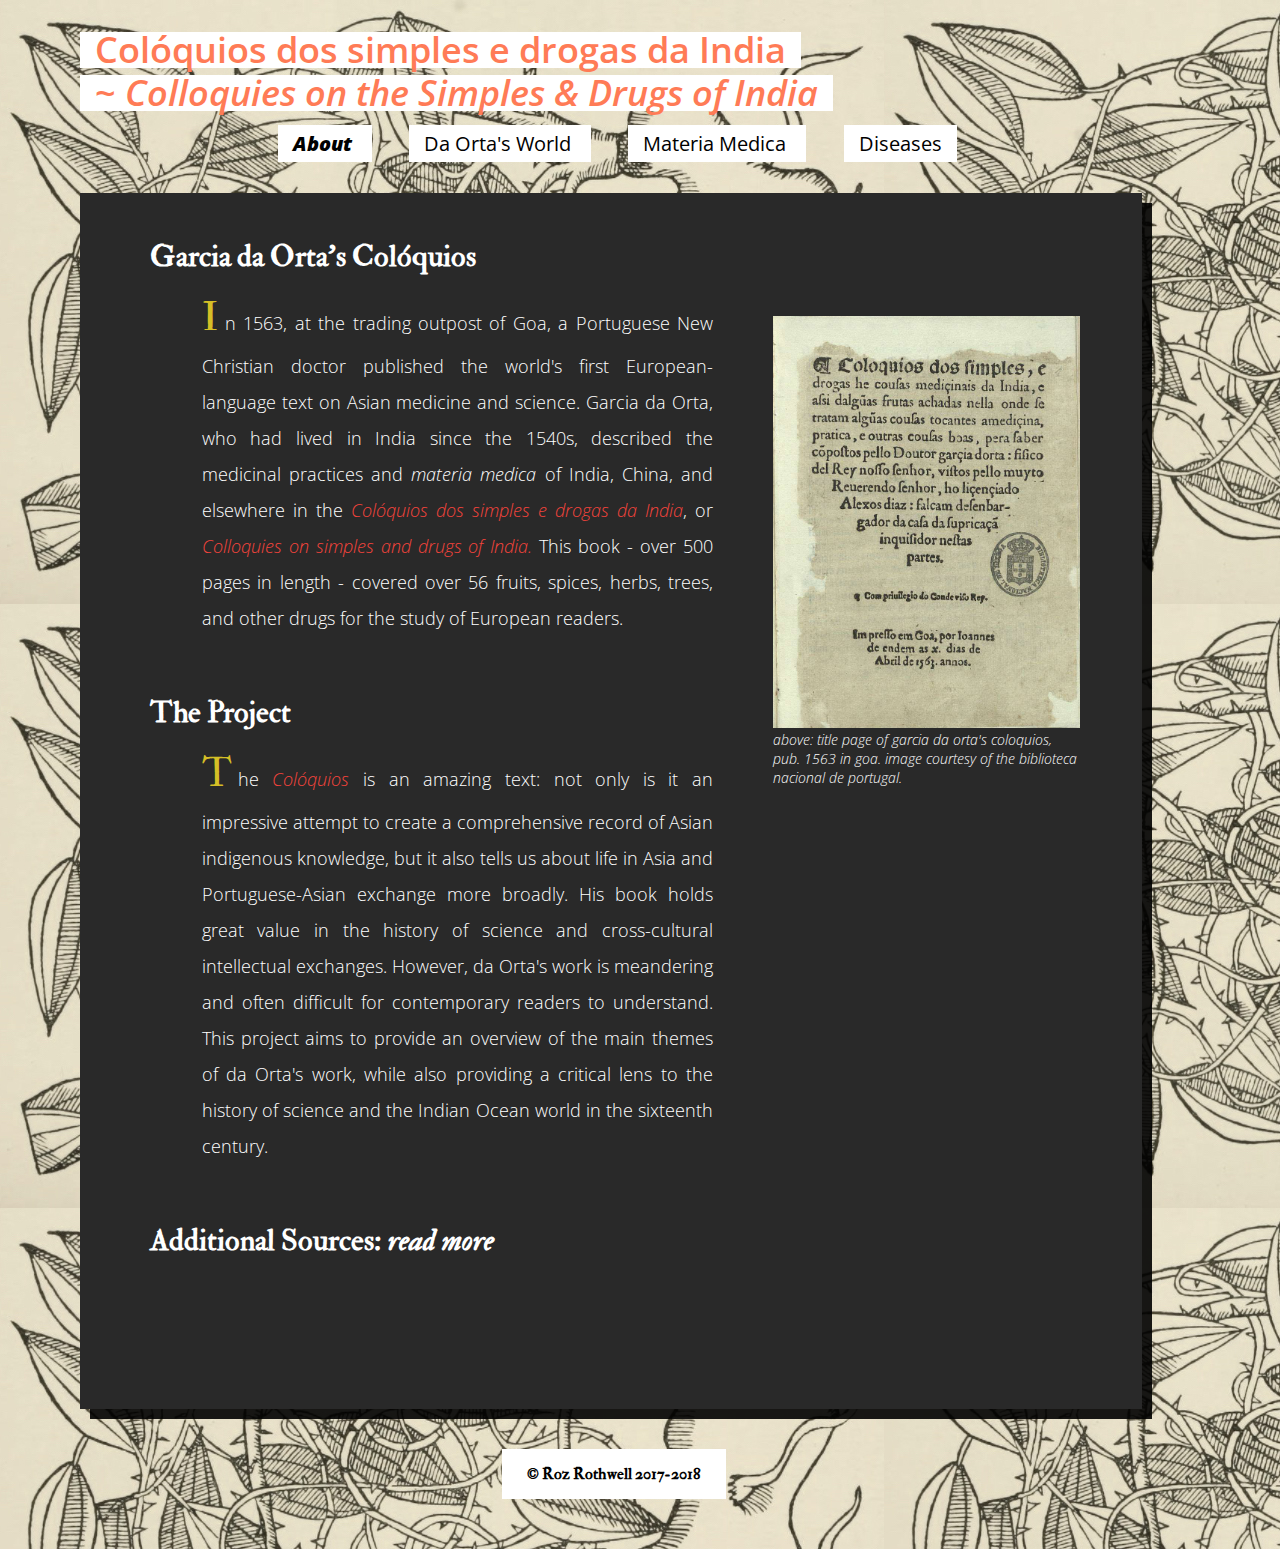
<file: index.html>
<!DOCTYPE html>
<html>

<title> Garcia da Orta - Drugs of India </title>
<head>

<link rel="stylesheet" href="about/css/style.css" media="screen" type="text/css" />

<link href="https://fonts.googleapis.com/css?family=IM+Fell+Double+Pica" rel="stylesheet">

<link href="https://fonts.googleapis.com/css?family=Open+Sans:300,300i,400,400i,600,600i,700,700i,800,800i" rel="stylesheet">


</head>
<nav id="mainnav">
<h2> Col&oacute;quios dos simples e drogas da India <br>  ~ <i>Colloquies on the Simples &amp; Drugs of India</i>
</h2>
<body>
<ul id="mainbuckets">	

	<li class = "mainbuckets" id="abt"><!-- <a href="index.html">-->About<!-- </a> --> </li> 

	<li class = "mainbuckets" id="daorta"><a href="daorta.html"> Da Orta's World </a></li>
		
	<li class = "mainbuckets" id="medica"><a href="medica.html"> Materia Medica </a></li>
	
	<li class = "mainbuckets" id="diseasebucket"> <a href="diseases.html">Diseases </a></li>

</ul>



</nav>

<section class = "wrapper">
	<h1> Garcia da Orta's Col&oacute;quios </h1>
	<p class="pg"> 
	<span class="old ylw">I</span>n 1563, at the trading outpost of Goa, a Portuguese New Christian doctor published the world's 
		first European-language text on Asian medicine and science. Garcia da Orta, who had lived in India since the 1540s, 
		described the medicinal practices and <i>materia medica</i> of India, China, and elsewhere in the 
		<a href="https://archive.org/details/coloquiosdossimp01ortauoft"><i class="red link">Col&oacute;quios dos simples 
			e drogas da India</i></a>, or <a href="https://archive.org/details/colloquiesonsimp00orta"><i class="red link">
		Colloquies on  simples and drugs of India.</a></i> This book - over 500 pages in length - covered over 56 fruits, spices,
		herbs, trees, and other drugs for the study of European readers.
	</p>
<h1 class="project"> The Project </h1>

	<p class="pg">
	<span class="old ylw">T</span>he <i class="red">Col&oacute;quios</i> is an amazing text: not only is it an impressive 
		attempt to create a comprehensive record of Asian indigenous knowledge, but it also tells us about life in Asia 
		and Portuguese-Asian exchange more broadly. His book holds great value in the history of science and cross-cultural 
		intellectual exchanges. However, da Orta's work is meandering and often difficult for contemporary readers to understand. 
		This project aims to provide an overview of the main themes of da Orta's work, while also providing a critical lens to
		the history of science and the Indian Ocean world in the sixteenth century.
	</p>

	<div class="imgcontain">
		<img id='titlepage' class="small" src="daorta/images/titlepage.jpg" alt="cover page of colo&oacute;quios">
	
		<h6 class="caption">above: title page of garcia da orta's coloquios, pub. 1563 in goa. image courtesy of the biblioteca nacional de portugal.</h6>
	</div>
	
	<h3 class="disappear">above: title page of garcia da orta's coloquios, pub. 1563 in goa. image courtesy of the biblioteca nacional de portugal.</h3>
	

<div>


</div>

<h1 id="show">Additional Sources:<i> read more</i> </h1> 
<ol class="showp disappear">
	<li class="bibliography"> <a href="https://archive.org/details/b20457248">Boxer, Charles R. <i class="red">Two Pioneers of Tropical Medicine: Garcia d’Orta and Nicholas Monardes.</i> London: 1963.</a> </li>
	<li class="bibliography"> <a href="https://books.google.com/books?id=7ozbre1gTgcC&dq=Nature,+Empire,+and+Nation:&source=gbs_navlinks_s">Cañizares-Esguerra Jorge. <i class="red">Nature, Empire, and Nation: Explorations of the History of Science in the Iberian World.</i> Stanford: Stanford University Press, 2006.</a></li>
	<li class="bibliography"> <a href="https://www.ncbi.nlm.nih.gov/pubmed/22530483">Fontes da Costa, Palmira. <span class="red">“Geographical Expansion and the reconfiguration of medical authority: Garcia de Orta’s Colloquies on the Simples and Drugs of India (1563).” </span><i>Studies in History and Philosophy of Science,</i> Vol. 43 (2012): 74-81. </li>
	<li class="bibliography"> &#8212;&#8212;&#8212;&#8212;&#8212;&#8212;&#8212;&#8212;, ed. <i> <span class="red"><a href="https://books.google.com/books?id=ngqrCwAAQBAJ&dq=Medicine,+Trade+and+Empire:+Garcia+de+Orta+Colloquies+on+the+Simples+and+Drugs+of+India+(1563)+in+Context&source=gbs_navlinks_s">Medicine, Trade and Empire: Garcia de Orta’s Colloquies on the Simples and Drugs of India (1563) in Context. </a> </span> </i> Burlington, VT: Ashgate, 2015. </li>
	<li class="bibliography"> <a href="https://www.jstor.org/stable/312903">Grove, Richard. <span class="red"> “Indigenous Knowledge and the Significance of South-West India for Portuguese and Dutch Constructions of Tropical Nature.” </span><i>Modern Asian Studies,</i> Vol. 30, No. 1 (Feb., 1996): 121-143 </li>
	<li class="bibliography"><a href="http://www.journals.uchicago.edu/doi/10.1086/351635">Kapil, R. N. and Bhatnagar, A. K. <span class="red">“Portuguese Contributions to Indian Botany.”</span> <i>Isis,</i> Vol. 67, No. 3 (Sept., 1976): 449-452.</li>
	<li class="bibliography"><a href="http://booksandjournals.brillonline.com/content/journals/10.1163/15700658-12342386">Pimental, Juan and Soler, Isabel. <span class="red"> “Painting Naked Truth: The Colóquios of Garcia da Orta (1563),"</span> <i>Journal of Early Modern History,</i> Vol. 18, Iss. 1-2 (2014): 101-120.</li>
	<li class="bibliography"><a href="https://link.springer.com/chapter/10.1057%2F9780230625310_2">Raj, Kapil. <span class="red">“Surgeons, Fakirs, Merchants, and Craftspeople: Making L’Empereur’s Jardin in Early Modern South Asia.”</span> </a> <i>In Londa Schiebinger and Claudia Swan, Colonial Botany: Science, Commerce, and Politics in the Early Modern World.</i> Philadelphia: University of Pennsylvania Press, 2005.</li>

</ol>

</section>
<footer> 
		<span>&#169; Roz Rothwell 2017-2018</span>
	</footer>
</body>
<script
  src="https://code.jquery.com/jquery-3.1.1.min.js"
  integrity="sha256-hVVnYaiADRTO2PzUGmuLJr8BLUSjGIZsDYGmIJLv2b8="
  crossorigin="anonymous"></script>
<script src="about/js/script.js"></script>

</body>

</html>
</file>
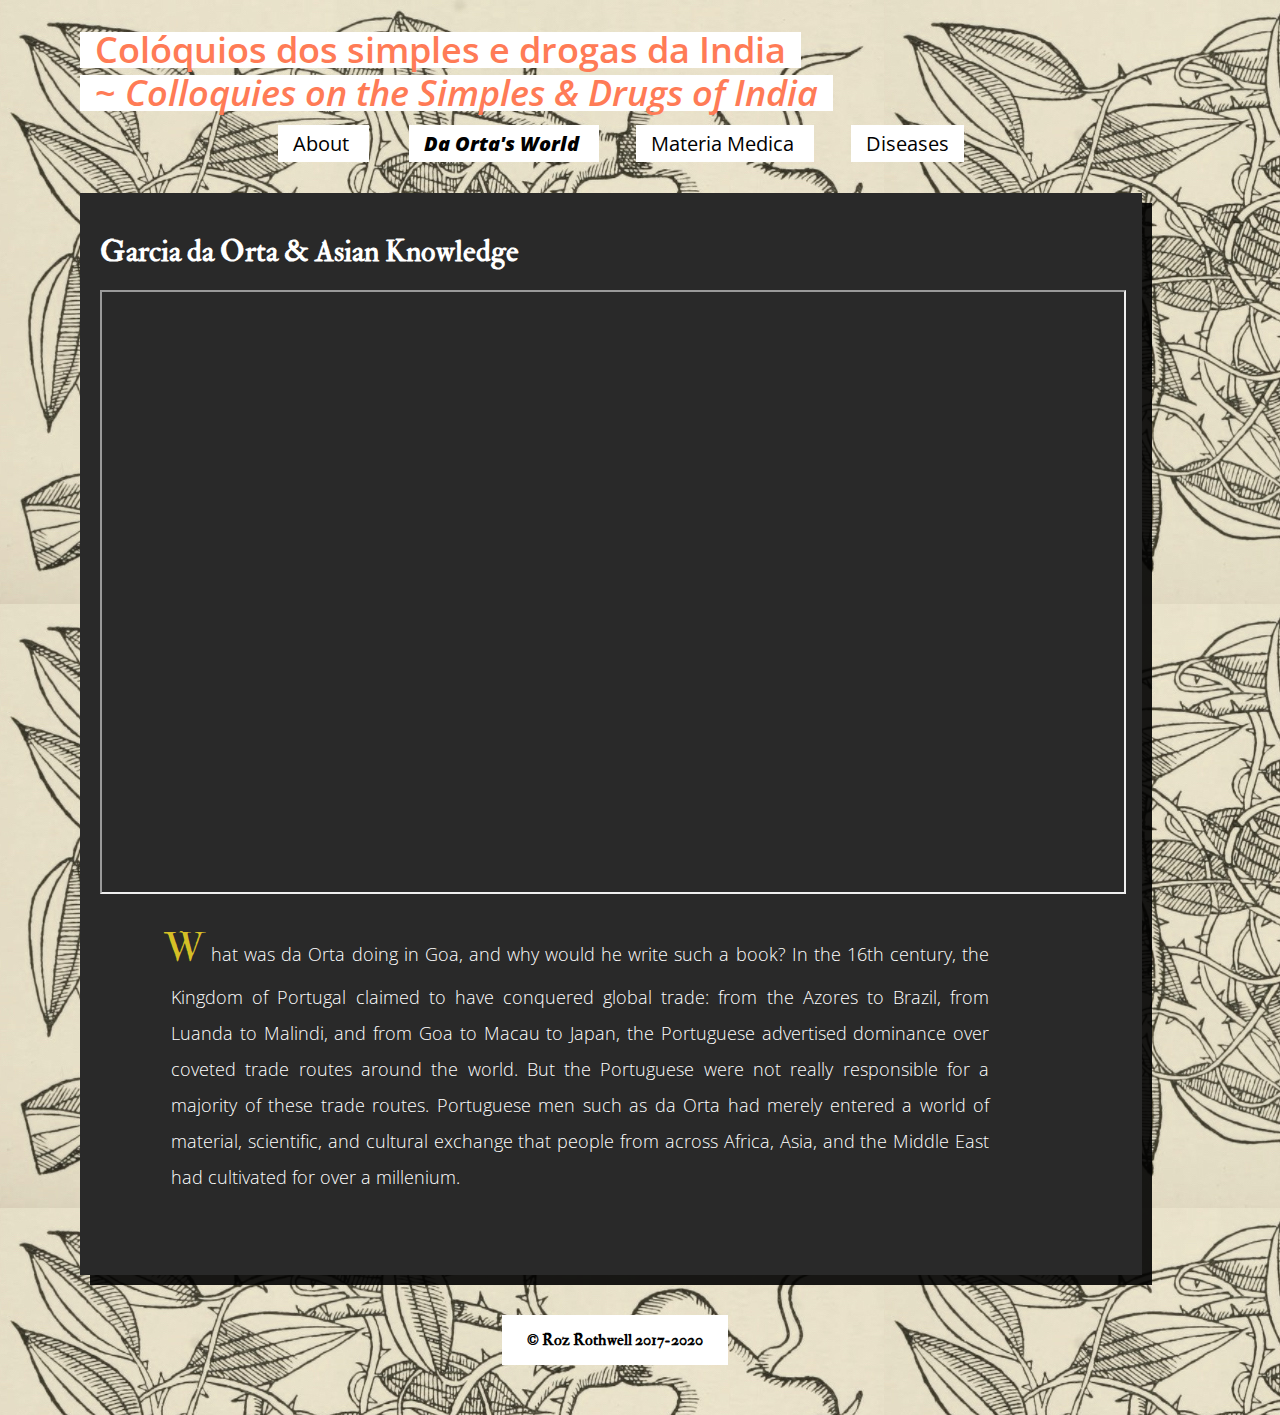
<file: daorta.html>
<!DOCTYPE html>
<html>

<title> Garcia da Orta - Drugs of India </title>
<head>

<link rel="stylesheet" href="daorta/css/style.css" media="screen" type="text/css" />

<link href="https://fonts.googleapis.com/css?family=IM+Fell+Double+Pica" rel="stylesheet">

<link href="https://fonts.googleapis.com/css?family=Open+Sans:300,300i,400,400i,600,600i,700,700i,800,800i" rel="stylesheet">


</head>


<div id="section">
<nav id="mainnav">
<h2> Col&oacute;quios dos simples e drogas da India <br>  ~ <i>Colloquies on the Simples &amp; Drugs of India</i>
</h2>

<ul id="mainbuckets">	
	<li class = "mainbuckets" id="abt"> <a href="index.html"> About </a> </li> 

	<li class = "mainbuckets" id="daorta"><a href="daorta.html"> Da Orta's World </a></li>
		
	<li class = "mainbuckets" id="medica"><a href="medica.html"> Materia Medica </a></li>
	
	<li class = "mainbuckets" id="diseasebucket"> <a href="diseases.html">Diseases </a></li>


</ul>



</nav>
 
</div>
<br> 
 
<body>

 	
		


 
<section>
<h1> Garcia da Orta &amp; Asian Knowledge </h1>


	<iframe src="https://www.google.com/maps/d/embed?mid=1IYmyTjcR4EZL19hK04BAbKX6kUg&z=3"></iframe>


 
<p>
	<span class="old ylw">W</span>hat was da Orta doing in Goa, and why would he write such a book? In the 16th century, the Kingdom of Portugal claimed to have conquered global trade: from the Azores to Brazil, from Luanda to Malindi, and from Goa to Macau to Japan, the Portuguese advertised dominance over coveted trade routes around the world. But the Portuguese were not really responsible for a majority of these trade routes. Portuguese men such as da Orta had merely entered a world of material, scientific, and cultural exchange that people from across Africa, Asia, and the Middle East had cultivated for over a millenium. 
	
	</p> 
</section>
<footer> 
		<span>&#169; Roz Rothwell 2017-2020</span>
	</footer>
</body>



<script src="daorta/js/script.js"></script>

<script
  src="https://code.jquery.com/jquery-3.1.1.min.js"
  integrity="sha256-hVVnYaiADRTO2PzUGmuLJr8BLUSjGIZsDYGmIJLv2b8="
  crossorigin="anonymous"></script>


</html>
</file>
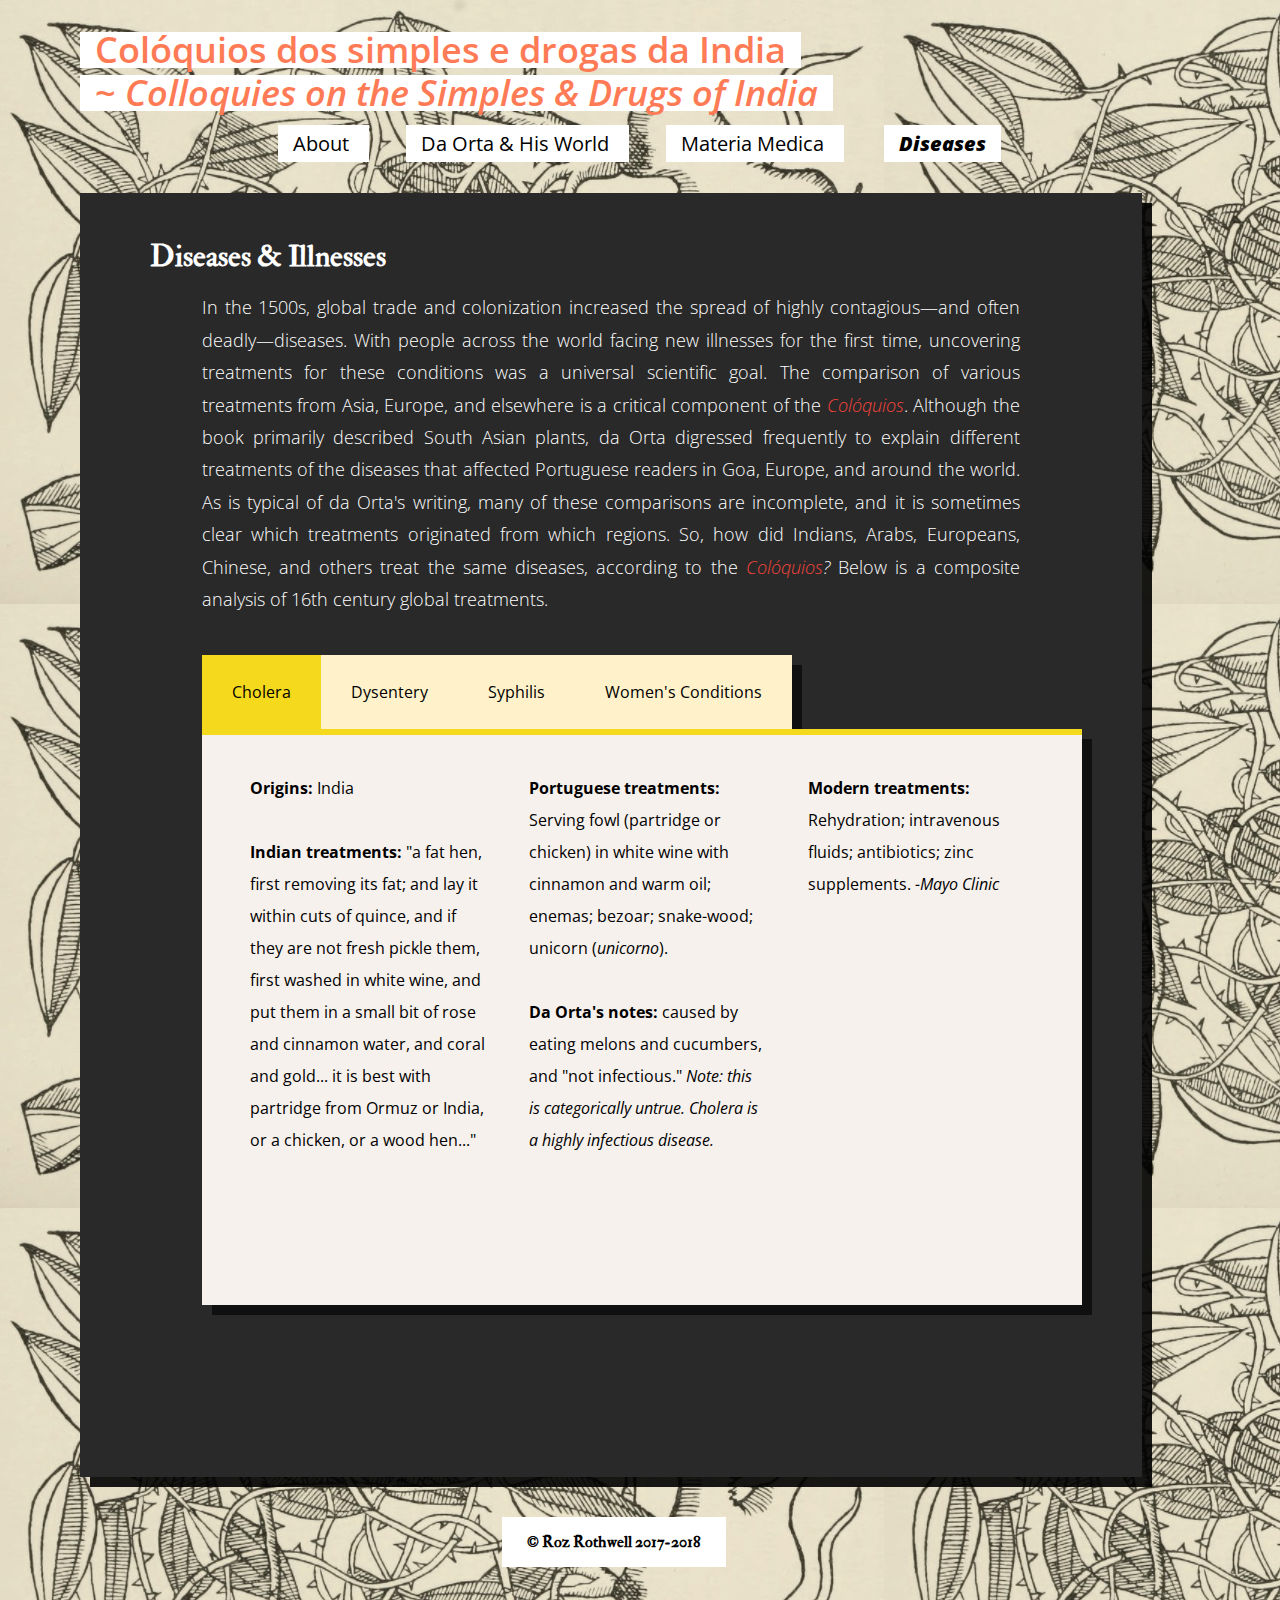
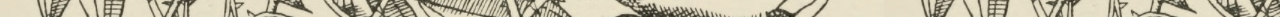
<file: diseases.html>
<!DOCTYPE html>
<html>

<title> Garcia da Orta - Diseases </title>
<head>

<link rel="stylesheet" href="diseases/css/style.css" media="screen" type="text/css" />

<link href="https://fonts.googleapis.com/css?family=IM+Fell+Double+Pica" rel="stylesheet">

<link href="https://fonts.googleapis.com/css?family=Open+Sans:300,300i,400,400i,600,600i,700,700i,800,800i" rel="stylesheet">



</head>

<header>
<div id="section">
<nav id="mainnav">
<h2> Col&oacute;quios dos simples e drogas da India <br>  ~ <i>Colloquies on the Simples &amp; Drugs of India</i>
</h2>

<ul id="mainbuckets">	
	
	<li class = "mainbuckets" id="abt"><a href="index.html"> About </a></li>

	<li class = "mainbuckets" id="daorta"><a href="daorta.html"> Da Orta &amp; His World </a></li>
		
	<li class = "mainbuckets" id="medica"><a href="medica.html"> Materia Medica </a></li>
	
	<li class = "mainbuckets" id="diseasebucket"> Diseases </li>

</ul>



</nav>
 
</div>
<br>
</header>

<body>

	<section class = "wrapper">

		<h1>Diseases &amp; Illnesses</h1>	

		<p class= "main">In the 1500s, global trade and colonization increased the spread of highly contagious&#8212;and often deadly&#8212;diseases. With people across the world facing new illnesses for the first time, uncovering treatments for these conditions was a universal scientific goal. The comparison of various treatments from Asia, Europe, and elsewhere is a critical component of the <span class=red><i>Col&oacute;quios</i></span>. Although the book primarily described South Asian plants, da Orta digressed frequently to explain different treatments of the diseases that affected Portuguese readers in Goa, Europe, and around the world. As is typical of da Orta's writing, many of these comparisons are incomplete, and it is sometimes clear which treatments originated from which regions. So, how did Indians, Arabs, Europeans, Chinese, and others treat the same diseases, according to the <span class=red><i>Col&oacute;quios</span>? </i>Below is a composite analysis of 16th century global treatments.</p>
 	


	<nav id = "tabsnav"		
		<ul class="tabsul">
			<li class="active tab" id="tab1"><h3>Cholera</h3></li>
			<li class="tab" id="tab2"><h3>Dysentery</h3></li>
			<li class="tab" id="tab3"><h3>Syphilis</h3></li>
			<li class="tab" id="tab4"><h3>Women's Conditions</h3></li>
		</ul>
	</nav>
	<div class = "diseasebox">
		<aside id = "cholera" class = "disease-panel other2descr other3descr other4descr">
	 			<p class = "description1"> 
	 			<b>Origins:</b> India <br> <br>	
	 			<b>Indian treatments:</b> "a fat hen, first removing its fat; and lay it within cuts of quince, and if they are not fresh pickle them, first washed in white wine, and put them in a small bit of rose and cinnamon water, and coral and gold... it is best with partridge from Ormuz or India, or a chicken, or a wood hen..." </p>

	 			<p class = "description2"> <b>Portuguese treatments:</b> Serving fowl (partridge or chicken) in white wine with cinnamon and warm oil; enemas; bezoar; snake-wood; unicorn (<i>unicorno</i>). 
	 			<br> <br>
	 			<b>Da Orta's notes: </b> caused by eating melons and cucumbers, and "not infectious." <i>Note: this is categorically untrue. Cholera is a highly infectious disease.</i></p>

	 			<p class = "description3"> 
	 			<b>Modern treatments:</b> Rehydration; intravenous fluids; antibiotics; zinc supplements. <i>-Mayo Clinic</i>
	 			</p>


		</aside> 

		<aside id = "dysentery" class = "hide disease-panel other1descr other3descr other4descr"> 
				<p class = "description1">
				<b>Origins:</b> Europe <br>	<br>
	 			<b>Malayalam treatments:</b> "make 'bark of the root' into powder, "mashed well with sour milk. We then take <i>ameos</i> (cumin), the seed of <i>aipo</i> and <i>coentro</i> dried and black cummin seeds pounded… missed together in an ounce of crude butter… distilled… mixed with rose water, or plantain.”
	 			
	 			<br> 

	 			</p>

	 			
	 			<p class="description2">
	 			<b>Arab treatments:</b> Opium and nutmeg. <br><br>

	 			<b>Portuguese treatments:</b> Opium.  <br><br>

	 			<b>Da Orta's notes:</b> Recommends avoiding wine, and is skeptical of European and Arab doctors' use of opium.</p>
	 			
	 			<p class="description3">
	 			<b>Modern treatments:</b> Rehydration; antibiotics and amoebicidal drugs; antirheumatic drug "ridura."
	 			</p>
			</aside>

		<aside id = "syphilis" class = "hide disease-panel other1descr other2descr other4descr"> 
				<p class = "description1">
				<b>Origins:</b> Americas <br>	<br>	
	 			<b>Indian treatments:</b>  Nutmeg, pepper, mace, and ginger; guaiacum (a plant from the Caribbean); China root; liquorice, rosemary, roses, and celery.<br><br>
	 			<b>Portuguese treatment:</b> A diet of chicken or mutton with salt, saffron, and coriander;  and absolutely no wine. <br><br><b>Chinese treatment:</b> Bread and honey. </p> 
	 			
	 			<p class="description2">
	 			<b>Modern treatment:</b> penicillin. 
				<br><br>
				<b>Climate Theory:</b> In the 1500s, Europeans believed that climate affected the body and medical treatments. Da Orta argues that Portugal and China, which have similar climates, should use similar treatments for syphilis. Goa, by contrast, is too hot to use the same treatment.
	 			
	 			
	 			</p>
	 			
	 			<p class="description3 politics">
	 			<b>Politics of disease:</b> 
	 			In the 16th century, the origins of syphilis were unclear to Europeans, who chose to blame the disease on their neighbors and rivals. In the <i><span class=red> Col&oacute;quios</span>,</i> da Orta used the following terms to describe syphilis:	</p>
	 			 
	 				<ul class="castilianitch">
	 					<li><div><i>Gallic itch</div></li>
	 					<li><div>Castilian scabies</div></li>
	 					<li><div>Neapolitan itch</div></li></i>
	 		 		</ul>
	 		 			<br>
	 		 	<p class = "description3"> "Portuguese itch" is conspicuously absent.	
	 			</p>
		</aside>

		<aside id = "womens" class = "hide disease-panel other1descr other2descr other3descr"> 
				<p class = "description1">
				<b>Background:</b> In the Early Modern era (and still today), many cultures believed that women suffered from special nervous or other conditions. Da Orta mentions several such conditions, including "passions of the mother" (<span class=red><i>paix&#245;es da madre</i></span>) and "nervous diseases" (<i><span class=red>enfermidades dos nerves</span></i>). (cont...) </p>

				<p class="description2">Whether these are genuine concerns about women's health or make-believe conditions, they constitute some of the only mentions of women in the <span class=red><i>Col&oacute;quios</span>.</i> <br><br>
				<b>Indian treatment:</b> Sweet flag. <br> Da Orta does not mention any equivalent Portuguese or other Asian treatments.
			
				</p>

	 			<p class="description3"><b>Childbirth:</b> The most prominent women's health issues to da Orta were pregnancy and childbirth. A community of expert Javan midwives in Goa reveals the global exchange of female scientific knowledge in the Indian Ocean region. Unfortunately, da Orta does not explain what techniques they used.</p>
		</aside>
	</div>

	 <br>

	
	</div>
</section>

	<footer> 
		<span>&#169; Roz Rothwell 2017-2018</span>
	</footer>

</body>
<script
  src="https://code.jquery.com/jquery-3.1.1.min.js"
  integrity="sha256-hVVnYaiADRTO2PzUGmuLJr8BLUSjGIZsDYGmIJLv2b8="
  crossorigin="anonymous"></script>
<script src="diseases/js/script.js"></script>

</html>
</file>
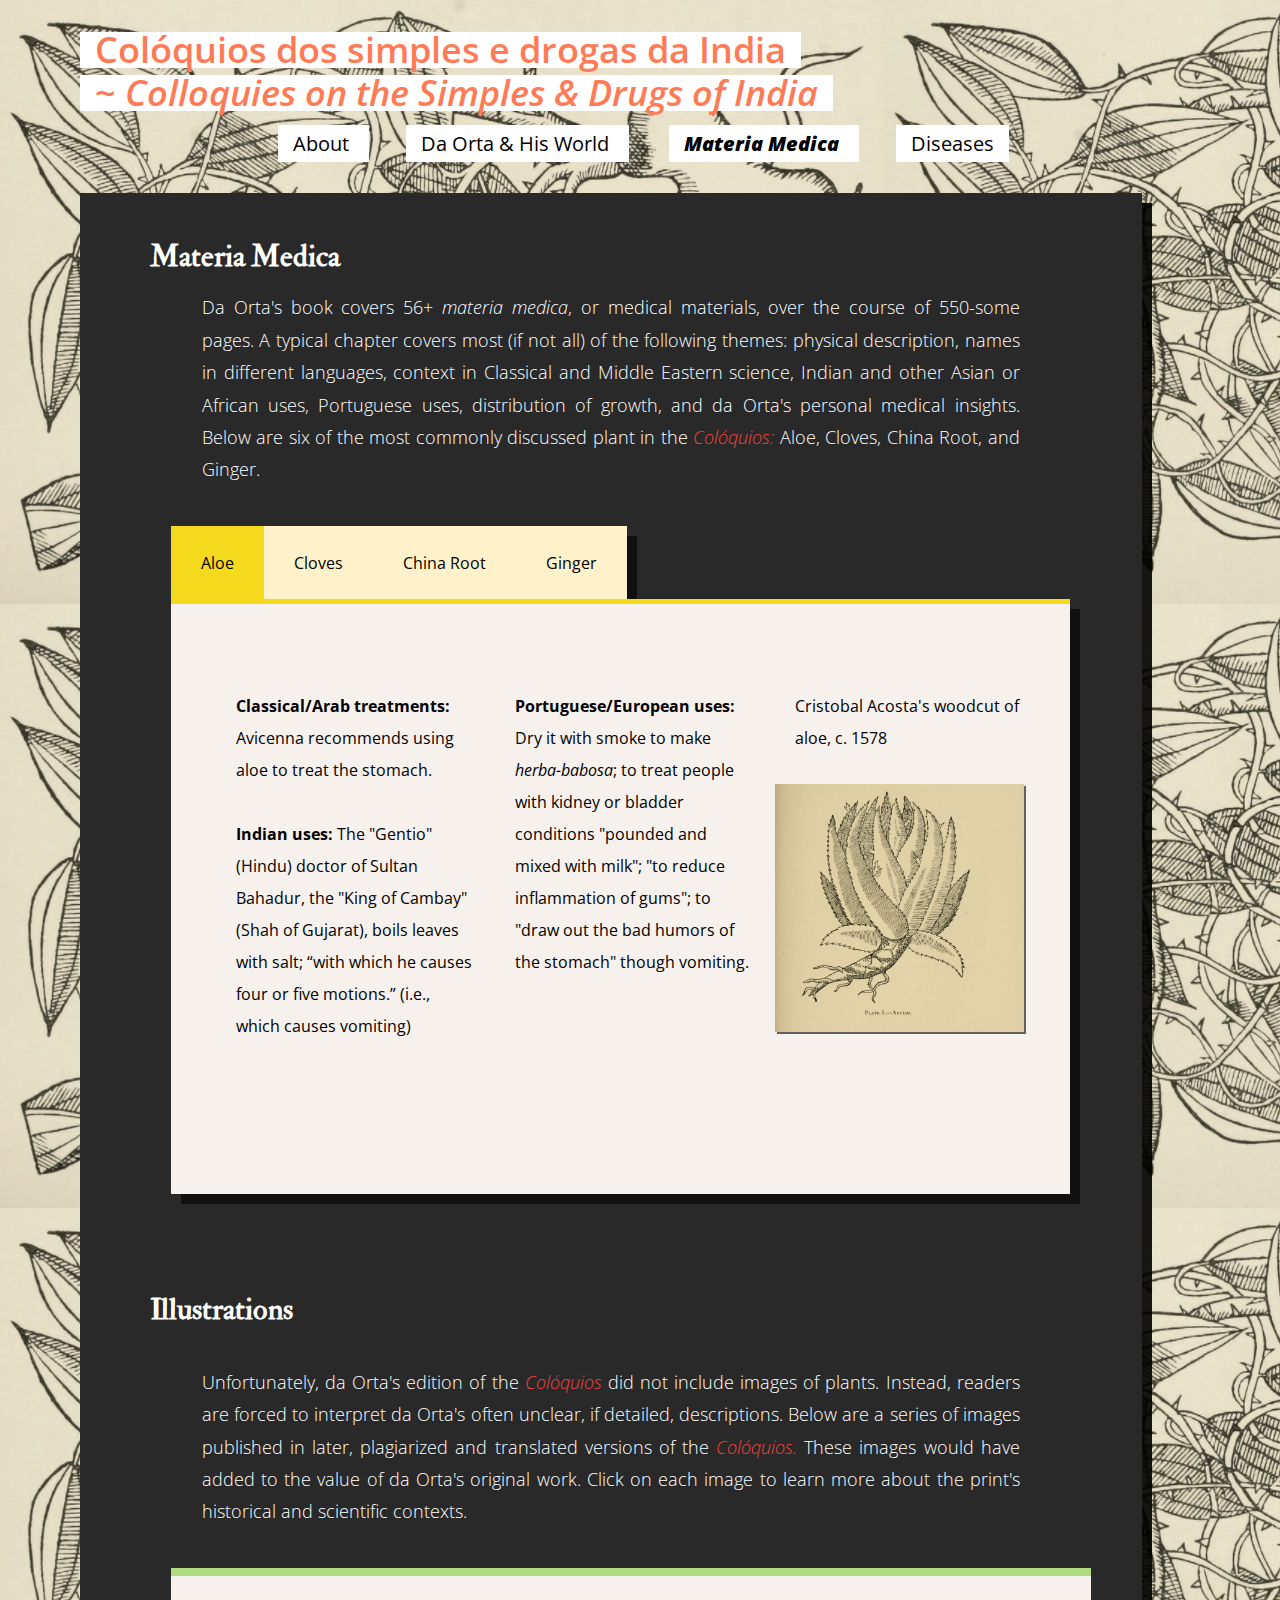
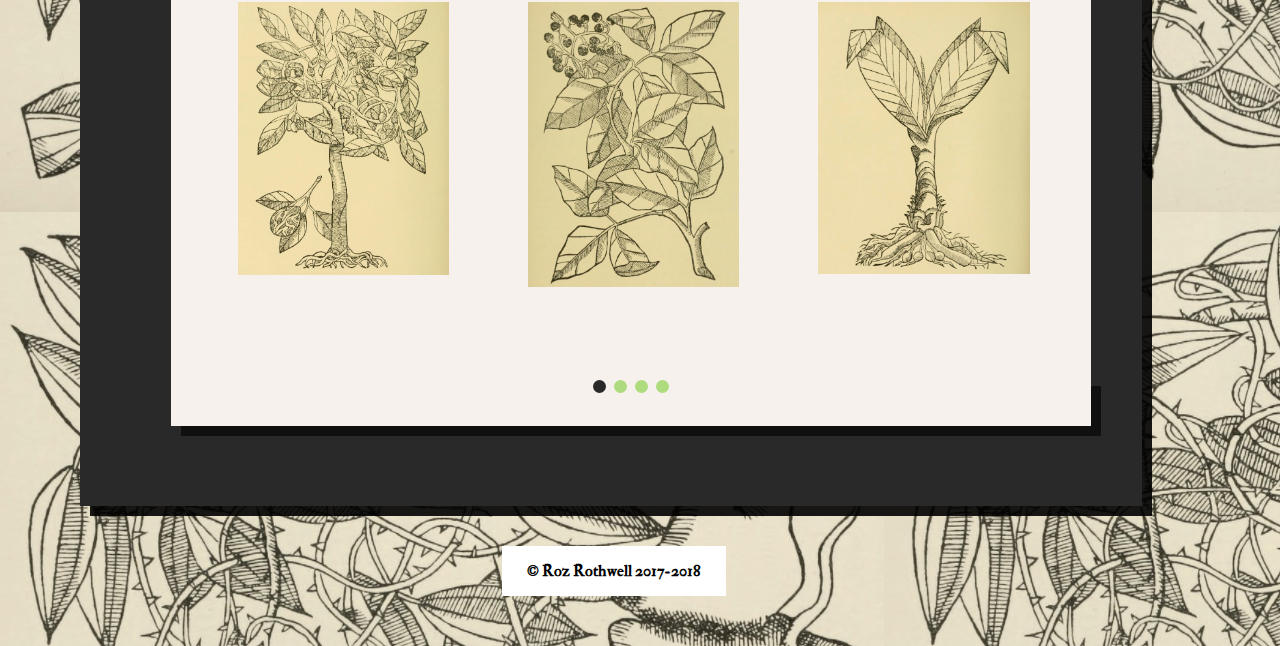
<file: medica.html>
<!DOCTYPE html>
<html>

<title> Garcia da Orta - Medica </title>
<head>

<link rel="stylesheet" href="medica/css/style.css" media="screen" type="text/css" />

<link href="https://fonts.googleapis.com/css?family=IM+Fell+Double+Pica" rel="stylesheet">

<link href="https://fonts.googleapis.com/css?family=Open+Sans:300,300i,400,400i,600,600i,700,700i,800,800i" rel="stylesheet">



</head>

<header>
<div id="section">
<nav id="mainnav">
<h2> Col&oacute;quios dos simples e drogas da India <br>  ~ <i>Colloquies on the Simples &amp; Drugs of India</i>
</h2>

<ul id="mainbuckets">	
	<li class = "mainbuckets" id="abt"><a href="index.html"> About </a></li>

	<li class = "mainbuckets" id="daorta"><a href="daorta.html"> Da Orta &amp; His World </a></li>
		
	<li class = "mainbuckets" id="medica"> Materia Medica </li>
	
	<li class = "mainbuckets" id="diseasebucket"><a href="diseases.html"> Diseases </a></li>

</ul>



</nav>
 
</div>
<br>
</header>

<body>

	<section class = "wrapper">

		<h1> Materia Medica </h1>	

		<p class= "main"> Da Orta's book covers 56+ <i>materia medica</i>, or medical materials, over the course of 550-some pages. A typical chapter covers most (if not all) of the following themes: physical description, names in different languages, context in Classical and Middle Eastern science, Indian and other Asian or African uses, Portuguese uses, distribution of growth, and da Orta's personal medical insights. Below are six of the most commonly discussed plant in the <i class=red>Col&oacute;quios:</i> Aloe, Cloves, China Root, and Ginger.</p>
 	
 
	<nav id = "tabsnav"		
		<ul class="tabsul">
			<li class="active tab" id="tab1"><h3>Aloe</h3></li>
			<li class="tab" id="tab2"><h3>Cloves</h3></li>
			<li class="tab" id="tab3"><h3>China Root</h3></li>
			<li class="tab" id="tab4"><h3>Ginger</h3></li>
		</ul>
	</nav>

	<div class = "medicinebox">
		<aside id = "aloe" class = "disease-panel other2descr other3descr other4descr">
	 			<p class = "description1"> 
	 			<b>Classical/Arab treatments:</b> Avicenna recommends using aloe to treat the stomach. <br><br>  	
	 			<b>Indian uses:</b> The "Gentio" (Hindu) doctor of Sultan Bahadur, the "King of Cambay" (Shah of Gujarat), boils leaves with salt; “with which he causes four or five motions.” (i.e., which causes vomiting) </p>

	 			<p class = "description2"> <b>Portuguese/European uses:</b> Dry it with smoke to make <i>herba-babosa</i>; to treat people with kidney or bladder conditions "pounded and mixed with milk"; "to reduce inflammation of gums"; to "draw out the bad humors of the stomach" though vomiting. 
	 			<br> <br>
 
	 			<p class = "description3"> 
	 			Cristobal Acosta's woodcut of aloe, c. 1578
	 			<img  id="aloe1" class="description3" src="daorta/images/aloe.png" alt="picture of aloe from acosta's publication in 1578"> </p>

	 			


		</aside> 

		<aside id = "cloves1" class = "hide disease-panel other1descr other3descr other4descr"> 
				<p class = "description1">
	 			<b>About :</b> Da Orta describes cloves as a plant with culinary and medical uses, largely due to its scent.  <br> <br>
	 			<b>Portuguese uses:</b> Eat cloves as snacks, use for headaches. <br> <br>
	 			<b>Indian uses:</b> mix with nutmeg, pepper, and mace to treat syphilis. <br> <br>
	 			<b>Moluccan uses:</b> for pleasant scents.

</p>

	 			<p class = "description2">
	 			<b>Distribution:</b> Cloves were exclusively grown on the Moluccan islands of Indonesia before the 1700s. Moluccans sold cloves to the Portuguese distilled in water.
	 			<br> <br>
	 			<b> Da Orta's Notes: </b> Da Orta is not convinced of the value of cloves as a medicine. </p>
</p>
	 			<p class = "description3"> Cristobal Acosta's woodcut of cloves, c. 1578
	 			<img  id="cloves2" class="description3" src="daorta/images/cloves.png" alt="picture of cloves from acosta's publication in 1578"> </p>
			</aside>

		

		<aside id = "chinarootdescr" class = "hide disease-panel other1descr other2descr other4descr"> 
				<p class = "description1"> 
	 			<b>Asian treatments:</b> China root is used in India, China, and in Europe to treat syphilis. It serves as a more accessible treatment than guaiacam, which grows in the Caribbean. In addition, the root helps treat "shivering fits," eczema, arthritis, sciatica, gout, indigestion, "melancholy swelling," bladder stones, ulcers, and many more conditions.  </p>

	 			<p class = "description2"> <b>Portuguese classification:</b> Da Orta considers China root an appropriate medicine to treat lymphatic and melancholic coniditions. 
	 			<br> <br>
	 			 <b>Distribution:</b> China root, or <i>smilax china</i>, grows across China, Japan, Korea, Southeast Asia, and the northeastern Indian province of Assam.

	 			<p class = "description3"> Cristobal Acosta's woodcut of China root, c. 1578
	 			<img  id="chinaroot1" class="description3" src="daorta/images/chinaroot.png" alt="picture of china root from acosta's publication in 16xx">
	 			  </p>

		</aside>
		<aside id = "ginger" class = "hide disease-panel other1descr other2descr other3descr"> 
				<p class = "description1"> 
	 			<b>About ginger:</b> Da Orta describes as a delicious "salad" and as an effective medicine. <br> <br>	
	 			<b>Indian uses: </b> Treats constipation and diarrhea. <br><br>
	 			<b>Portuguese uses:</b> "promotes good digestion"<br><br>
	 			<b>Ethiopian &amp; Comorran Uses:</b> Used against plague and poison.</p>


	 			<p class = "description2"> <b>Uses in food:</b> "gives us flavour on fish days, and excites the appetite in the salads made with it in the preserve, which your slaves call Achar [referring to South Asian pickling process]."  Women grow ginger and produce achar in Bengal, Chaul, Baçaim, and Dabul.
	 			<br> <br>
	 			<b>Geographic distribution (16th C): </b> Grows in Malabar, Bengal, Dabul, Baçaim, Comoro Islands near Ethiopia, Ethiopia... and Arabia. It does not grow in Barbary [Morocco].  <br><br> </p>

	 			

	 			<p class = "description3">
				 Cristobal Acosta's woodcut of ginger, c. 1578

	 			<img  id="ginger1" class="description3" src="daorta/images/ginger.png" alt="woodcut of ginger from acosta's publication in 16xx">
	 			 
	 			</p>

		</aside>

		

	</div>

	 <br>

	
	</div>

<div class = "illustrations">

	<h1 id="illu">Illustrations</h1>	
<br>
	<p class= "main"> Unfortunately, da Orta's edition of the <i class=red>Col&oacute;quios</i> did not include images of plants. Instead, readers are forced to interpret da Orta's often unclear, if detailed, descriptions. Below are a series of images published in later, plagiarized and translated versions of the <i class=red>Col&oacute;quios.</i> These images would have added to the value of da Orta's original work. Click on each image to learn more about the print's historical and scientific contexts.</p>

		<div class="slideshow"> 
			<!-- <div class="backDrop">  -->
			<ul class="ulitems">
				<li><img  id="macenutmeg" class="thumb one" src="daorta/images/macenutmeg.png" alt="picture of mace and nutmeg from acosta's publication in 1578"></li>


				<li> <img id="negundo" class="thumb one" src="daorta/images/negundofem.png" alt="picture of arbor triste from acosta's publication in 1578"></li>


				<li><img id="galanga" class="thumb one" src="daorta/images/galanga.png" alt="picture of galanga from acosta's publication in 1578"></li>	
				
<!-- divide -->
				<li> <img id="mace" class="thumb hide" src="daorta/images/mace.png" alt="picture of arbor triste from acosta's publication in 1578"></li>

				<li> <img id="arbortriste" class="thumb hide" src="daorta/images/arbortriste.jpg" alt="picture of arbor triste from acosta's publication in 1578"></li>

				<li><img id="canela" class="thumb hide" src="daorta/images/canela.png" alt="picture of cinnamon from acosta's publication in 1578"></li>

			</ul>
		</div>

			 <img class="lightbox hidebox macen" src="daorta/images/macenutmeg.png"> 
			 <img class="lightbox hidebox negundof" src="daorta/images/negundofem.png">
			 <img class="lightbox hidebox galanga" src="daorta/images/galanga.png"> 
			<img class="lightbox hidebox mace" src="daorta/images/mace.png"> 
			<img class="lightbox hidebox arbor" src="daorta/images/arbortriste.jpg"> 
			<img class="lightbox hidebox canela" src="daorta/images/canela.png"> 

	  	<div class="clear"></div>


			<aside class= "dots area"> 
				<div class="dot green activedot" id="dot1"></div>
				<div class="dot green" id="dot2"></div>
				<div class="dot green" id="dot3"></div>
				<div class="dot green" id="dot4"></div>
			</aside>
	    
		</div>  
	</div> 


</section>

	<footer> 
		<span>&#169; Roz Rothwell 2017-2018</span>
	</footer>

</body>
<script
  src="https://code.jquery.com/jquery-3.1.1.min.js"
  integrity="sha256-hVVnYaiADRTO2PzUGmuLJr8BLUSjGIZsDYGmIJLv2b8="
  crossorigin="anonymous"></script>
<script src="medica/js/script.js"></script>

</html>
</file>
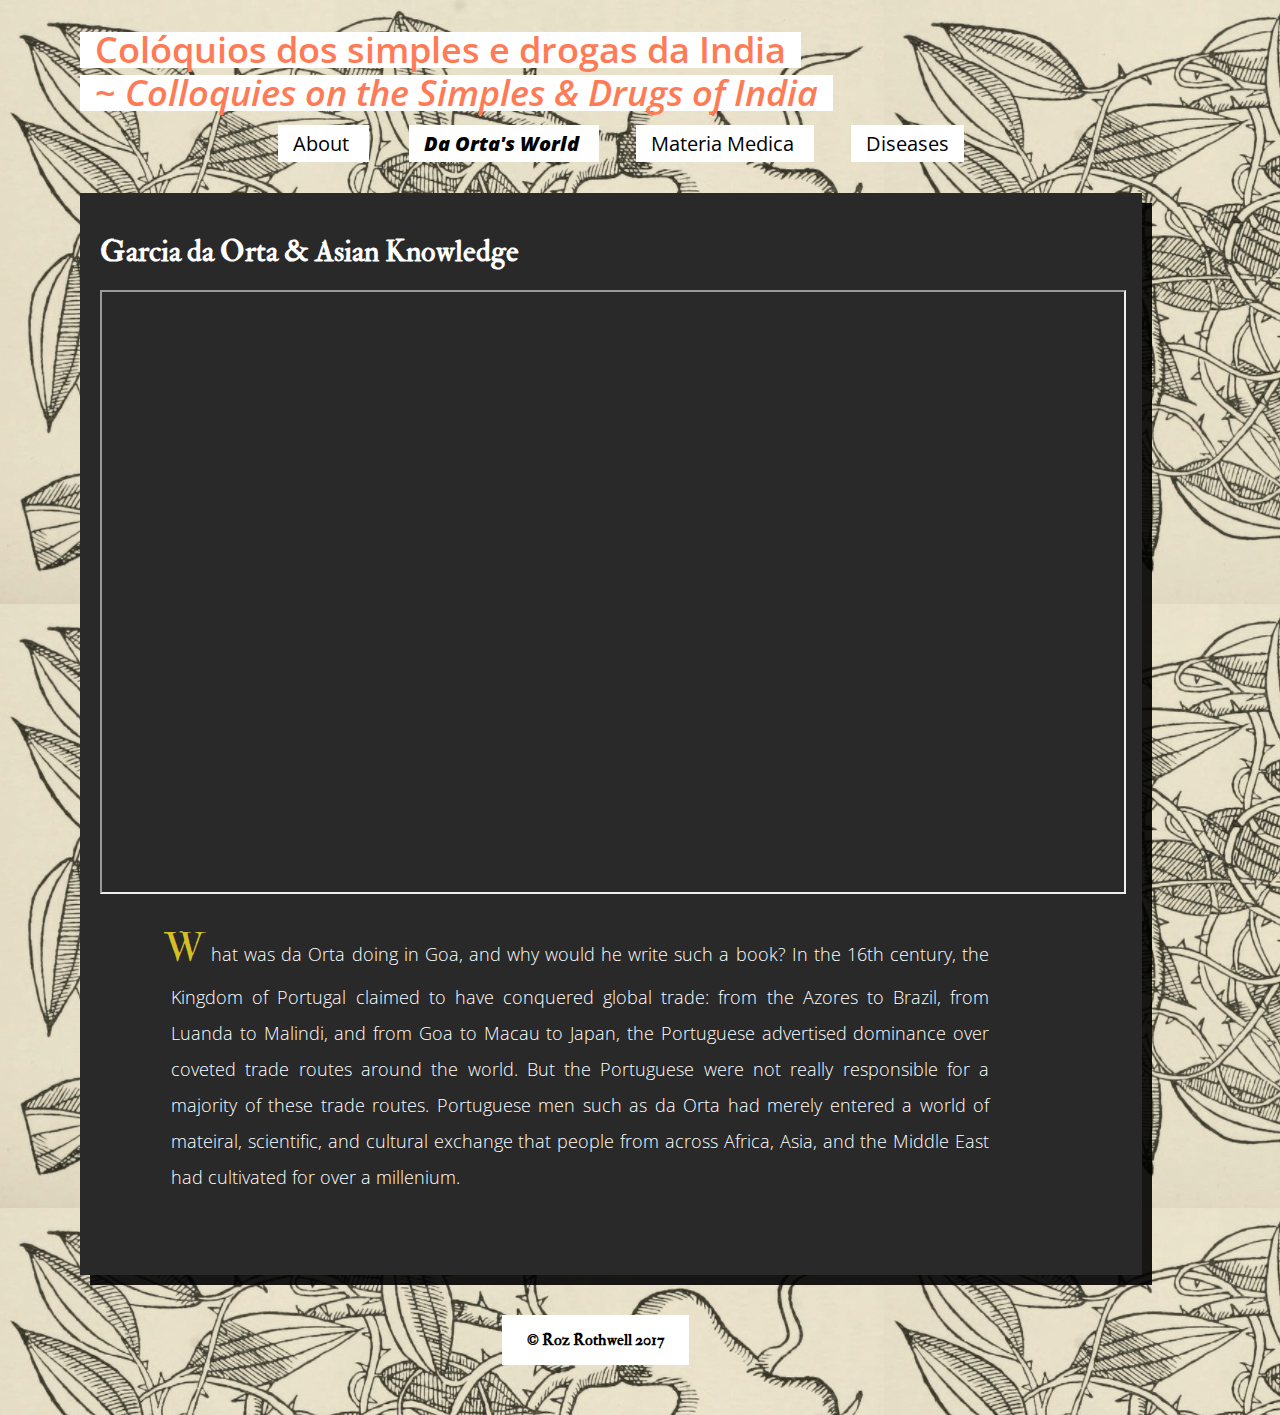
<file: daorta/daorta.html>
<!DOCTYPE html>
<html>

<title> Garcia da Orta - Drugs of India </title>
<head>

<link rel="stylesheet" href="css/style.css" media="screen" type="text/css" />

<link href="https://fonts.googleapis.com/css?family=IM+Fell+Double+Pica" rel="stylesheet">

<link href="https://fonts.googleapis.com/css?family=Open+Sans:300,300i,400,400i,600,600i,700,700i,800,800i" rel="stylesheet">


</head>


<div id="section">
<nav id="mainnav">
<h2> Col&oacute;quios dos simples e drogas da India <br>  ~ <i>Colloquies on the Simples &amp; Drugs of India</i>
</h2>

<ul id="mainbuckets">	
		<li class = "mainbuckets" id="abt"><a href="../about/abt.html"> About </a></li>

	<li class = "mainbuckets" id="daorta"><a href="../daorta/daorta.html"> Da Orta's World </a></li>
		
	<li class = "mainbuckets" id="medica"><a href="../medica/medica.html"> Materia Medica </a></li>
	
	<li class = "mainbuckets" id="diseasebucket"> <a href="../diseases/diseases.html">Diseases </li></a>


</ul>



</nav>
 
</div>
<br> 
 
<body>

 	
		


 
<section>
<h1> Garcia da Orta &amp; Asian Knowledge </h1>


	<iframe src="https://www.google.com/maps/d/embed?mid=1IYmyTjcR4EZL19hK04BAbKX6kUg&z=3"></iframe>


 
<p>
	<span class="old ylw">W</span>hat was da Orta doing in Goa, and why would he write such a book? In the 16th century, the Kingdom of Portugal claimed to have conquered global trade: from the Azores to Brazil, from Luanda to Malindi, and from Goa to Macau to Japan, the Portuguese advertised dominance over coveted trade routes around the world. But the Portuguese were not really responsible for a majority of these trade routes. Portuguese men such as da Orta had merely entered a world of mateiral, scientific, and cultural exchange that people from across Africa, Asia, and the Middle East had cultivated for over a millenium. 
	
	</p> 
</section>
<footer> 
		<span>&#169; Roz Rothwell 2017</span>
	</footer>
</body>



<script src="js/script.js"></script>

<script
  src="https://code.jquery.com/jquery-3.1.1.min.js"
  integrity="sha256-hVVnYaiADRTO2PzUGmuLJr8BLUSjGIZsDYGmIJLv2b8="
  crossorigin="anonymous"></script>


</html>
</file>
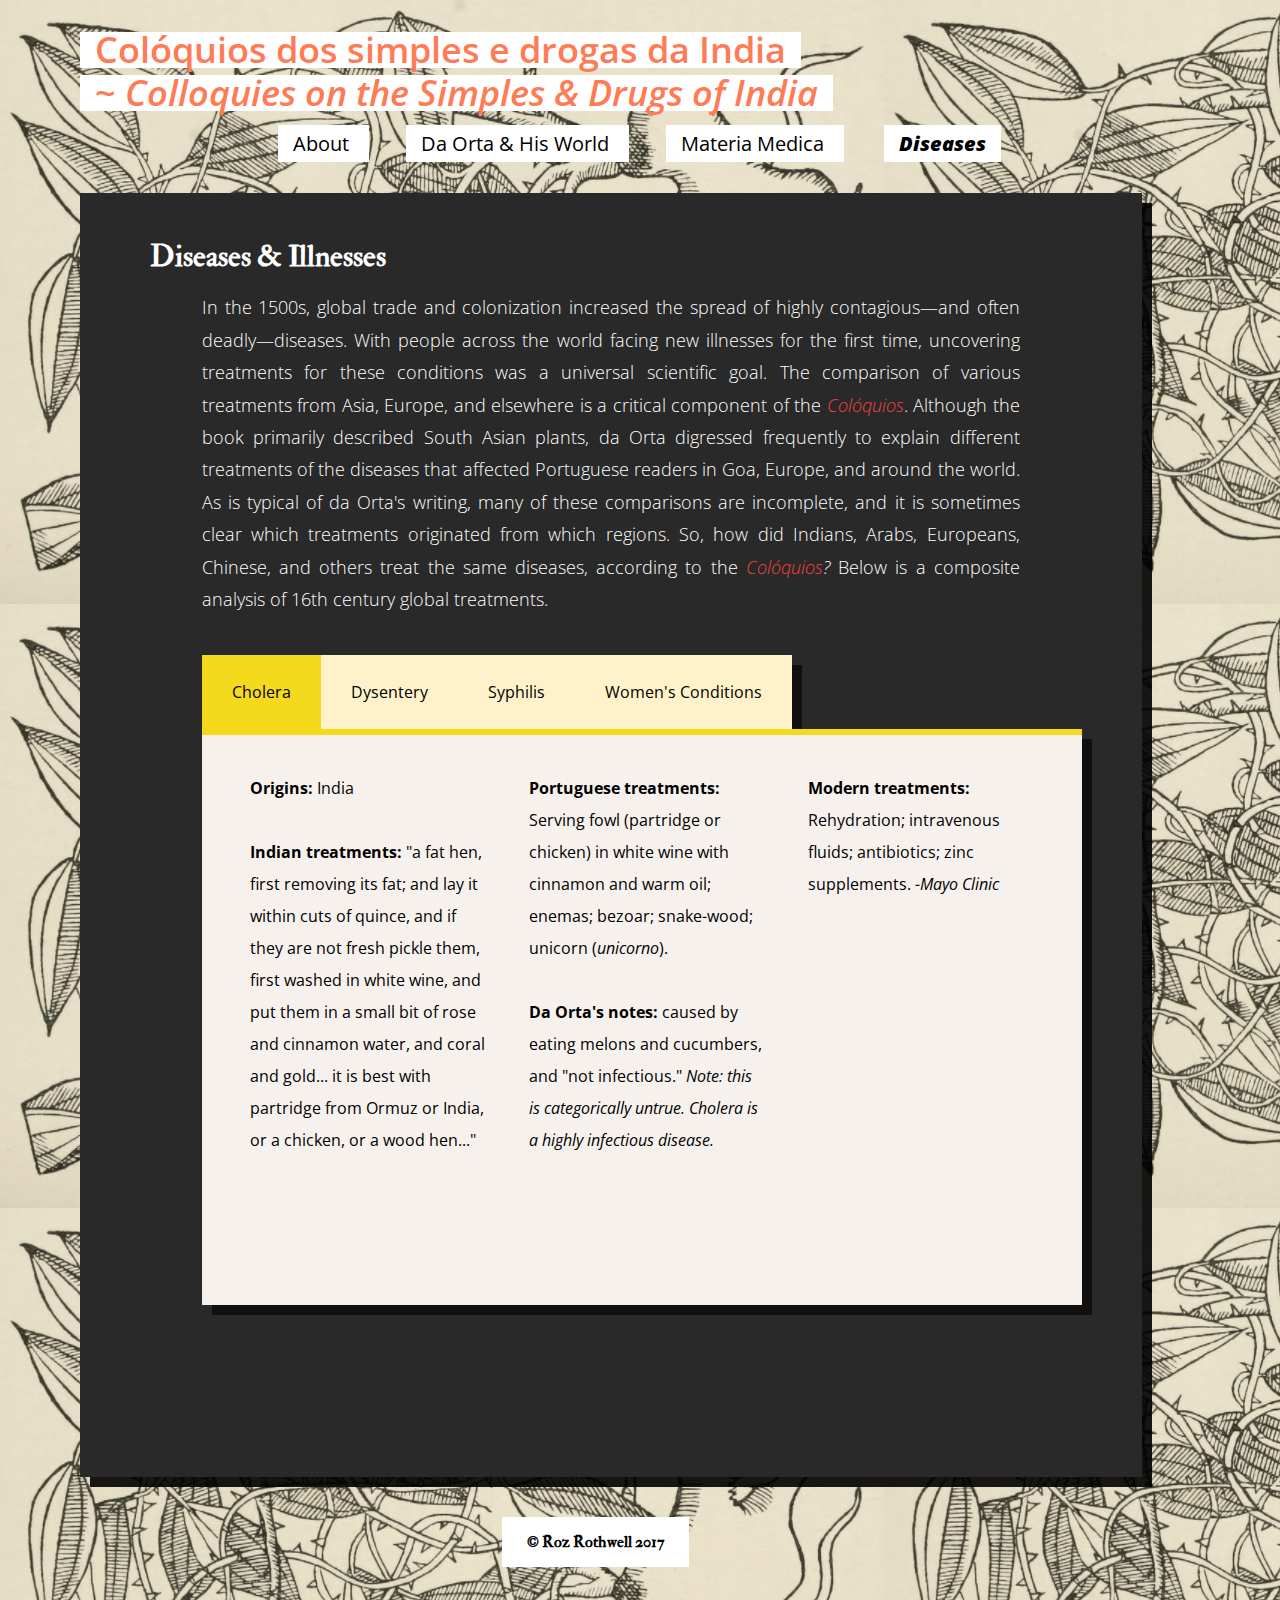
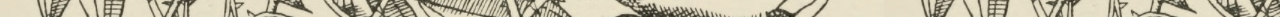
<file: diseases/diseases.html>
<!DOCTYPE html>
<html>

<title> Garcia da Orta - Diseases </title>
<head>

<link rel="stylesheet" href="css/style.css" media="screen" type="text/css" />

<link href="https://fonts.googleapis.com/css?family=IM+Fell+Double+Pica" rel="stylesheet">

<link href="https://fonts.googleapis.com/css?family=Open+Sans:300,300i,400,400i,600,600i,700,700i,800,800i" rel="stylesheet">



</head>

<header>
<div id="section">
<nav id="mainnav">
<h2> Col&oacute;quios dos simples e drogas da India <br>  ~ <i>Colloquies on the Simples &amp; Drugs of India</i>
</h2>

<ul id="mainbuckets">	
	
	<li class = "mainbuckets" id="abt"><a href="../about/abt.html"> About </a></li>

	<li class = "mainbuckets" id="daorta"><a href="../daorta/daorta.html"> Da Orta &amp; His World </a></li>
		
	<li class = "mainbuckets" id="medica"><a href="../medica/medica.html"> Materia Medica </a></li>
	
	<li class = "mainbuckets" id="diseasebucket"> Diseases </li>

</ul>



</nav>
 
</div>
<br>
</header>

<body>

	<section class = "wrapper">

		<h1>Diseases &amp; Illnesses</h1>	

		<p class= "main">In the 1500s, global trade and colonization increased the spread of highly contagious&#8212;and often deadly&#8212;diseases. With people across the world facing new illnesses for the first time, uncovering treatments for these conditions was a universal scientific goal. The comparison of various treatments from Asia, Europe, and elsewhere is a critical component of the <span class=red><i>Col&oacute;quios</i></span>. Although the book primarily described South Asian plants, da Orta digressed frequently to explain different treatments of the diseases that affected Portuguese readers in Goa, Europe, and around the world. As is typical of da Orta's writing, many of these comparisons are incomplete, and it is sometimes clear which treatments originated from which regions. So, how did Indians, Arabs, Europeans, Chinese, and others treat the same diseases, according to the <span class=red><i>Col&oacute;quios</span>? </i>Below is a composite analysis of 16th century global treatments.</p>
 	


	<nav id = "tabsnav"		
		<ul class="tabsul">
			<li class="active tab" id="tab1"><h3>Cholera</h3></li>
			<li class="tab" id="tab2"><h3>Dysentery</h3></li>
			<li class="tab" id="tab3"><h3>Syphilis</h3></li>
			<li class="tab" id="tab4"><h3>Women's Conditions</h3></li>
		</ul>
	</nav>
	<div class = "diseasebox">
		<aside id = "cholera" class = "disease-panel other2descr other3descr other4descr">
	 			<p class = "description1"> 
	 			<b>Origins:</b> India <br> <br>	
	 			<b>Indian treatments:</b> "a fat hen, first removing its fat; and lay it within cuts of quince, and if they are not fresh pickle them, first washed in white wine, and put them in a small bit of rose and cinnamon water, and coral and gold... it is best with partridge from Ormuz or India, or a chicken, or a wood hen..." </p>

	 			<p class = "description2"> <b>Portuguese treatments:</b> Serving fowl (partridge or chicken) in white wine with cinnamon and warm oil; enemas; bezoar; snake-wood; unicorn (<i>unicorno</i>). 
	 			<br> <br>
	 			<b>Da Orta's notes: </b> caused by eating melons and cucumbers, and "not infectious." <i>Note: this is categorically untrue. Cholera is a highly infectious disease.</i></p>

	 			<p class = "description3"> 
	 			<b>Modern treatments:</b> Rehydration; intravenous fluids; antibiotics; zinc supplements. <i>-Mayo Clinic</i>
	 			</p>


		</aside> 

		<aside id = "dysentery" class = "hide disease-panel other1descr other3descr other4descr"> 
				<p class = "description1">
				<b>Origins:</b> Europe <br>	<br>
	 			<b>Malayalam treatments:</b> "make 'bark of the root' into powder, "mashed well with sour milk. We then take <i>ameos</i> (cumin), the seed of <i>aipo</i> and <i>coentro</i> dried and black cummin seeds pounded… missed together in an ounce of crude butter… distilled… mixed with rose water, or plantain.”
	 			
	 			<br> 

	 			</p>

	 			
	 			<p class="description2">
	 			<b>Arab treatments:</b> Opium and nutmeg. <br><br>

	 			<b>Portuguese treatments:</b> Opium.  <br><br>

	 			<b>Da Orta's notes:</b> Recommends avoiding wine, and is skeptical of European and Arab doctors' use of opium.</p>
	 			
	 			<p class="description3">
	 			<b>Modern treatments:</b> Rehydration; antibiotics and amoebicidal drugs; antirheumatic drug "ridura."
	 			</p>
			</aside>

		<aside id = "syphilis" class = "hide disease-panel other1descr other2descr other4descr"> 
				<p class = "description1">
				<b>Origins:</b> Americas <br>	<br>	
	 			<b>Indian treatments:</b>  Nutmeg, pepper, mace, and ginger; guaiacum (a plant from the Caribbean); China root; liquorice, rosemary, roses, and celery.<br><br>
	 			<b>Portuguese treatment:</b> A diet of chicken or mutton with salt, saffron, and coriander;  and absolutely no wine. <br><br><b>Chinese treatment:</b> Bread and honey. </p> 
	 			
	 			<p class="description2">
	 			<b>Modern treatment:</b> penicillin. 
				<br><br>
				<b>Climate Theory:</b> In the 1500s, Europeans believed that climate affected the body and medical treatments. Da Orta argues that Portugal and China, which have similar climates, should use similar treatments for syphilis. Goa, by contrast, is too hot to use the same treatment.
	 			
	 			
	 			</p>
	 			
	 			<p class="description3 politics">
	 			<b>Politics of disease:</b> 
	 			In the 16th century, the origins of syphilis were unclear to Europeans, who chose to blame the disease on their neighbors and rivals. In the <i><span class=red> Col&oacute;quios</span>,</i> da Orta used the following terms to describe syphilis:	</p>
	 			 
	 				<ul class="castilianitch">
	 					<li><div><i>Gallic itch</div></li>
	 					<li><div>Castilian scabies</div></li>
	 					<li><div>Neapolitan itch</div></li></i>
	 		 		</ul>
	 		 			<br>
	 		 	<p class = "description3"> "Portuguese itch" is conspicuously absent.	
	 			</p>
		</aside>

		<aside id = "womens" class = "hide disease-panel other1descr other2descr other3descr"> 
				<p class = "description1">
				<b>Background:</b> In the Early Modern era (and still today), many cultures believed that women suffered from special nervous or other conditions. Da Orta mentions several such conditions, including "passions of the mother" (<span class=red><i>paix&#245;es da madre</i></span>) and "nervous diseases" (<i><span class=red>enfermidades dos nerves</span></i>). (cont...) </p>

				<p class="description2">Whether these are genuine concerns about women's health or make-believe conditions, they constitute some of the only mentions of women in the <span class=red><i>Col&oacute;quios</span>.</i> <br><br>
				<b>Indian treatment:</b> Sweet flag. <br> Da Orta does not mention any equivalent Portuguese or other Asian treatments.
			
				</p>

	 			<p class="description3"><b>Childbirth:</b> The most prominent women's health issues to da Orta were pregnancy and childbirth. A community of expert Javan midwives in Goa reveals the global exchange of female scientific knowledge in the Indian Ocean region. Unfortunately, da Orta does not explain what techniques they used.</p>
		</aside>
	</div>

	 <br>

	
	</div>
</section>

	<footer> 
		<span>&#169; Roz Rothwell 2017</span>
	</footer>

</body>
<script
  src="https://code.jquery.com/jquery-3.1.1.min.js"
  integrity="sha256-hVVnYaiADRTO2PzUGmuLJr8BLUSjGIZsDYGmIJLv2b8="
  crossorigin="anonymous"></script>
<script src="js/script.js"></script>

</html>
</file>
<file: about/css/style.css>
body {
	width: 100%;
	background-image: url("https://rozcodes.github.io/garciadaorta/chinaroot.jpg");
	background-repeat: repeat;
	margin-bottom: -20px;
	margin-left: -10px;
	font-family: 'Open Sans', sans-serif;

}
 

/*HEADER AND NAV*/
#mainnav {
	padding: 20px 0 20px 0;
	float: left;
	width: 100%;
}

#mainnav h2 {
	font-weight: 600;
	color: #ff7b56;
	font-size: 36px;
	margin: 0 0 0 7%;  
	display: inline;
	background-image: linear-gradient(180deg, transparent 0, #fff 0);
	background-repeat: no-repeat;
	-webkit-box-decoration-break: clone;
	background-size: 100% 1em;
	background-position-x: 0px;
	background-position-y: center;
	line-height: 1.2;
	padding-left: 15px;
	padding-right: 15px;
	max-width: 800px;

} 

#diseasebucket, #daorta, #medica {
	font-size: 20px;
  	font-weight: 400;
  	color: black;
  	background-color: #fff;
  	display: inline-block;
  	margin-left: 3%;
  	clear: both;
	display: inline;
	background-repeat: no-repeat;
	-webkit-box-decoration-break: clone;
 	background-position-x: 0px;
	background-position-y: center;
 	padding: 5px 15px;
	max-width: 695px;
	cursor: pointer; 
	transition: background-color 0.6s ease;
	transition: color 0.6s ease;
	transition: font-style 0.6s ease;

}


#daorta:hover, #diseasebucket:hover, #medica:hover {
		font-style: italic;
		font-weight: 800;
}

#abt {
	display: inline-block;
  	margin-left: 20%;
  	clear: both;
	display: inline;
	background-repeat: no-repeat;
	-webkit-box-decoration-break: clone;
 	background-position-x: 0px;
	background-position-y: center;
 	padding: 5px 15px;
	max-width: 695px;
	background-color: white;
	font-size: 20px;
  	font-style: italic;
  	font-weight: 800;
  	color: black;
} 

a {
	color: black;
	text-decoration: none;
}  
 

/*CONTENT*/


 section {
 	color: white;
 	background: #292929;
	padding: 50px 20px;
	margin: 0 10% 0 7%;
	float: left;
 	min-width: 990px;
	height: 90%;
	box-shadow: 10px 10px 0px 0px rgba(0,0,0,0.9);

}

section h1 {
	font-family: 'IM Fell Double Pica', serif;
	font-size: 30px;
	margin: -5px 0 -5px 50px;
 	clear: both;
 	z-index: 0;
	position: relative;
	clear: both;
 	}

.imgcontain {
	width: 30%;
	float: left;
	margin-left: 5%;

}

.small {
	display: block;
	width: 100%;
	float: left;
	margin-left: 3%; 
		margin-top: -410px; 

}

.expand {
	display: inline-block;
	transform: scaleZ(1.3, 1.3);
	margin-left: 20%;
	margin-top: 20px;
}


.caption {
	float: left;
	width: 100%;
	margin-left: 3%;
	margin-top: 2px;
	font-size: 14px;
	font-style: italic;
	font-weight: 300;

}

h3 {
	float: left;
	width: 75%;
	margin-left: 10%;
	font-style: italic;
	font-size: 17px;
	font-weight: 300;
	margin-bottom: 10px;
}

.disappear {
	display: none;
}

#show {
	margin-bottom: 100px;
}
 
 p {
	font-size: 18px;
	font-weight: 300;
	line-height: 2;
 	float: left;
	width: 50%;
	margin-left: 10%;
	text-align: justify;
	z-index: 0;
	position: relative;
	clear: both;
	padding-bottom: 40px;
 
}

.widep {
	font-size: 18px;
	font-weight: 300; */
	line-height: 2;
 	float: left;
	width: 80%;
	margin-top: 10px;
	margin-left: 10%;
	text-align: justify;
	z-index: 0;
	position: relative;
	clear: both;
}

.bibliography {
	margin: 20px 5% 0 5%;
	line-height: 1.5;
	font-size: 17px;
	color: white;
}

.bibliography a {
	color: white;
}

ol {
	margin-top: -80px;
}

.red {
	color: #F5443C;
}

.ylw {
	color: #D5BF26;
}


.old {
	font-family: 'IM Fell Double Pica', serif;
	font-size: 40px;
	margin: 0 6px -3px 0px;
	line-height: 1.5;
}

.hide {
	display: none;
}
 

/*FOOTER*/

 footer span {  
	color: black;
 	float: left;
	padding: 15px 25px 15px 25px;
	margin-left: 40%;
	margin-top: 40px;
	margin-bottom: 50px;
	background: white;
	font-family: 'IM Fell Double Pica', serif;
	font-weight: 800;
	text-align: center; 
 }
</file>
<file: daorta/css/style.css>
body {
	width: 100%;
	background-image: url("https://rozcodes.github.io/garciadaorta/chinaroot.jpg");
	background-repeat: repeat;
	margin-bottom: -20px;
	margin-left: -10px;
	font-family: 'Open Sans', sans-serif;

}
 

/*HEADER AND NAV*/
#mainnav {
	padding: 20px 0 20px 0;
	float: left;
	width: 100%;
}

#mainnav h2 {
	font-weight: 600;
	color: #ff7b56;
	font-size: 36px;
	margin: 0 0 0 7%;  
	display: inline;
	background-image: linear-gradient(180deg, transparent 0, #fff 0);
	background-repeat: no-repeat;
	-webkit-box-decoration-break: clone;
	background-size: 100% 1em;
	background-position-x: 0px;
	background-position-y: center;
	line-height: 1.2;
	padding-left: 15px;
	padding-right: 15px;
	max-width: 800px;

} 

#abt, #diseasebucket, #medica {
	font-size: 20px;
  	font-weight: 400;
  	color: black;
  	background-color: #fff;
  	display: inline-block;
  	margin-left: 3%;
  	clear: both;
	display: inline;
	background-repeat: no-repeat;
	-webkit-box-decoration-break: clone;
 	background-position-x: 0px;
	background-position-y: center;
 	padding: 5px 15px;
	max-width: 695px;
	cursor: pointer; 
	transition: background-color 0.6s ease;
	transition: color 0.6s ease;
	transition: font-style 0.6s ease;

}


#diseasebucket:hover, #abt:hover, #medica:hover {
		font-style: italic;
		font-weight: 800;
}

#abt {
	margin-left: 20%;
}

#daorta {
	display: inline-block;
  	margin: 0 0 0 40px;
  	clear: both;
	display: inline;
	background-repeat: no-repeat;
	-webkit-box-decoration-break: clone;
 	background-position-x: 0px;
	background-position-y: center;
 	padding: 5px 15px;
	max-width: 695px;
	background-color: white;
	font-size: 20px;
  	font-style: italic;
  	font-weight: 800;
  	color: black;
}

a {
	color: black;
	text-decoration: none;
}


/*CONTENT*/

section {
	color: white;
 	background: #292929;
	padding: 50px 20px;
	margin: 0 10% 0 7%;
	float: left;
 	min-width: 990px;
	height: 90%;
	box-shadow: 10px 10px 0px 0px rgba(0,0,0,0.9);

}
section h1 {
	font-family: 'IM Fell Double Pica', serif;
	font-size: 30px;
	margin-top: -10px;
 	clear: both;
}

p {
	width: 80%;
	font-family: 'Open Sans', sans-serif;
	font-size: 18px;
	font-weight: 300;
	line-height: 2;
	margin: 20px 70px 30px 0;
	margin-left: 7%;
 	float: left;
 	text-align: justify;
}


iframe {
	height: 600px;
	width: 100%;
}

.red {
	color: #F5443C;
}

.ylw {
	color: #D5BF26;
}

#titlepage {
	width: 30%;
	margin: 60px 10px;
	float: left;
}

.old {
	font-family: 'IM Fell Double Pica', serif;
	font-size: 40px;
	margin: 0 6px -3px -7px;
	line-height: 1.5;
}



/*FOOTER*/

footer span {
	color: black;
	float: left;
	padding: 15px 25px 15px 25px;
	margin-left: 40%;
	margin-top: 40px;
	margin-bottom: 50px;
	background: white;
	font-family: 'IM Fell Double Pica', serif;
	font-weight: 800;
	text-align: center;
 }
</file>
<file: diseases/css/style.css>
body {
	width: 100%;
	background-image: url("https://rozcodes.github.io/garciadaorta/chinaroot.jpg");
	background-repeat: repeat;
	margin-bottom: -20px;
	margin-left: -10px;
	font-family: 'Open Sans', sans-serif;

}
 

/*HEADER AND NAV*/
#mainnav {
	padding: 20px 0 20px 0;
	float: left;
	width: 100%;
}

#mainnav h2 {
	font-weight: 600;
	color: #ff7b56;
	font-size: 36px;
	margin: 0 0 0 7%;  
	display: inline;
	background-image: linear-gradient(180deg, transparent 0, #fff 0);
	background-repeat: no-repeat;
	-webkit-box-decoration-break: clone;
	background-size: 100% 1em;
	background-position-x: 0px;
	background-position-y: center;
	line-height: 1.2;
	padding-left: 15px;
	padding-right: 15px;
	max-width: 800px;

} 

#abt, #daorta, #medica {
	font-size: 20px;
  	font-weight: 400;
  	color: black;
  	background-color: #fff;
  	display: inline-block;
  	margin-left: 3%;
  	clear: both;
	display: inline;
	background-repeat: no-repeat;
	-webkit-box-decoration-break: clone;
 	background-position-x: 0px;
	background-position-y: center;
 	padding: 5px 15px;
	max-width: 695px;
	cursor: pointer; 
	transition: background-color 0.6s ease;
	transition: color 0.6s ease;
	transition: font-style 0.6s ease;

}


#daorta:hover, #abt:hover, #medica:hover {
		font-style: italic;
		font-weight: 800;
}

#abt {
	margin-left: 20%;
}

#diseasebucket {
	display: inline-block;
  	margin: 0 0 0 40px;
  	clear: both;
	display: inline;
	background-repeat: no-repeat;
	-webkit-box-decoration-break: clone;
 	background-position-x: 0px;
	background-position-y: center;
 	padding: 5px 15px;
	max-width: 695px;
	background-color: white;
	font-size: 20px;
  	font-style: italic;
  	font-weight: 800;
  	color: black;
}



/*CONTENT*/

section {
	color: white;
 	background: #292929;
 	/*background-color: #485933;*/
	padding: 50px 20px;
	margin: 0 10% 0 7%;
	float: left;
 	min-width: 990px;
	height: 90%;
	box-shadow: 10px 10px 0px 0px rgba(0,0,0,0.9);

}

section h1 {
	font-family: 'IM Fell Double Pica', serif;
	font-size: 30px;
	margin: -5px 0 -5px 50px;
 	float: left;

}


.main {
	font-size: 18px;
	font-weight: 300;
	line-height: 1.8;
	margin: 48px 10px 40px 100px;
	margin-left: 10%;
 	width: 80%;
	max-width: 1000px;
	text-align: justify;

	 
}

a {
	color: black;
	text-decoration: none;
}

/*DISEASES TABS */
 
.navtabs {
	float: left;
	color: black;
	width: 100%;
	background: red;
}

.tabsul {
	width: 80%;
	min-width: 780px;
	max-width: 1980px;
	cursor: pointer;
 	list-style: none;
	display: inline-block;
	margin-left: 10%;
  
}

.tab {
	float: left;
	padding: 10px 30px;
	background-color: #FFF2CA;
	text-align: center;
	color: black;
	margin-bottom: -4px;
	box-shadow: 10px 10px 0px 0px rgba(0,0,0,0.60);
	z-index: 0;
	position: relative;
}

.tab:hover {
	transition: background-color 0.6s ease;
	background: #F4D91D;
}


h3 {
	font-size: 16px;
	font-weight: 400;
}

.active {
	transition: background-color 0.6s ease;
	background: #F4D91D;
	display: show;
}


/* DISEASE CONTENT */

.diseasebox {
	font-size: 18px;
	font-weight: 300;
	line-height: 1.5;
	clear: both;
	height: 530px;
	width: 78%;
	min-width: 820px;
	max-width: 1980px;
	background: #f7f1ed;
	padding: 20px 20px 20px 40px;
	list-style: none;
	font-size: 18px;
	margin-bottom: 100px;
	margin-left: 10%;
	margin-right: 5%;
	margin-top: -1px;
	border-top: 6px solid #F4D91D;
	box-shadow: 10px 10px 0px 0px rgba(0,0,0,0.60);
	z-index: 1;
	position: relative;
}

.description1 {
  	width: 29%;
 	height: 400px;
 	color: black;
 	font-size: 16px;
 	line-height: 2;
 	font-weight: 400;
 	float: left;
 	margin-left: 1%;
 	margin-top: 2%;
 }

.description2 {
  	width: 29%;
 	margin-left: 5%;
 	height: 400px;
  	color: black;
 	font-size: 16px;
 	line-height: 2;
 	font-weight: 400;
	float: left;
 	margin-top: 2%;
 }

.description3 {
  	width: 29%;
 	margin-left: 5%;
 	height: 400px;
  	color: black;
 	font-size: 16px;
 	line-height: 2;
 	font-weight: 400;
	float: left;
 	margin-top: 2%;
}

.politics {
	margin-bottom: -18.5%;
}

.castilianitch {
	width: 15%;
 	margin-left: 8%;
 	height: 50px;
  	color: black;
 	font-size: 16px;
 	line-height: 1.7;
 	font-weight: 400;
	float: left;
 	margin-top: 1%;
 	position: relative;

}

.hide {
	display: none;
}

.red {
	color: #F5443C;
}

.ylw {
	color: #f4d91d;
}


/*FOOTER*/

footer span {
	color: black;
	float: left;
	padding: 15px 25px 15px 25px;
	margin-left: 40%;
	margin-top: 40px;
	margin-bottom: 50px;
	background: white;
	font-family: 'IM Fell Double Pica', serif;
	font-weight: 800;
	text-align: center;
 }
</file>
<file: medica/css/style.css>
body {
	width: 100%;
	background: url("https://rozcodes.github.io/garciadaorta/chinaroot.jpg");
	background-repeat: repeat;
	margin-bottom: -20px;
	margin-left: -10px;
	font-family: 'Open Sans', sans-serif;

}
 

/*HEADER AND NAV*/
#mainnav {
	padding: 20px 0 20px 0;
	float: left;
	width: 100%;
}

#mainnav h2 {
	font-weight: 600;
	color: #ff7b56;
	font-size: 36px;
	margin: 0 0 0 7%;  
	display: inline;
	background-image: linear-gradient(180deg, transparent 0, #fff 0);
	background-repeat: no-repeat;
	-webkit-box-decoration-break: clone;
	background-size: 100% 1em;
	background-position-x: 0px;
	background-position-y: center;
	line-height: 1.2;
	padding-left: 15px;
	padding-right: 15px;
	max-width: 800px;

} 

#abt, #daorta, #diseasebucket {
	font-size: 20px;
  	font-weight: 400;
  	color: black;
  	background-color: #fff;
  	display: inline-block;
  	margin-left: 3%;
  	clear: both;
	display: inline;
	background-repeat: no-repeat;
	-webkit-box-decoration-break: clone;
 	background-position-x: 0px;
	background-position-y: center;
 	padding: 5px 15px;
	max-width: 695px;
	cursor: pointer; 
	transition: background-color 0.6s ease;
	transition: color 0.6s ease;
	transition: font-style 0.6s ease;

}


#daorta:hover, #abt:hover, #diseasebucket:hover {
		font-style: italic;
		font-weight: 800;
}

#abt {
	margin-left: 20%;
}

#medica {
	display: inline-block;
  	margin: 0 0 0 40px;
  	clear: both;
	display: inline;
	background-repeat: no-repeat;
	-webkit-box-decoration-break: clone;
 	background-position-x: 0px;
	background-position-y: center;
 	padding: 5px 15px;
	max-width: 695px;
	background-color: white;
	font-size: 20px;
  	font-style: italic;
  	font-weight: 800;
  	color: black;
}



/*CONTENT*/

section {
	color: white;
 	background: #292929;
/*  	background-color: #485933; */
	padding: 50px 20px;
	margin: 0 10% 0 7%;
	float: left;
 	min-width: 990px;
	height: 90%;
	box-shadow: 10px 10px 0px 0px rgba(0,0,0,0.9);

}

section h1 {
	font-family: 'IM Fell Double Pica', serif;
	font-size: 30px;
	margin: -5px 0 -5px 50px;
 	float: left;

}


.main {
	font-size: 18px;
	font-weight: 300;
	line-height: 1.8;
	margin: 48px 10px 40px 100px;
	margin-left: 10%;
 	width: 80%;
	max-width: 1000px;
	text-align: justify;

	 
}

a {
	color: black;
	text-decoration: none;
}

/*MEDICINE TABS */


 
.navtabs {
	float: left;
	color: black;
	width: 100%;
	background: red;
}

.tabsul {
	width: 80%;
	min-width: 780px;
	max-width: 1980px;
	cursor: pointer;
 	list-style: none;
	display: inline-block;
	margin-left: 7%;
  
}

.tab {
	float: left;
	padding: 10px 30px;
	background-color: #FFF2CA;
	text-align: center;
	color: black;
	margin-bottom: -6px;
	box-shadow: 10px 10px 0px 0px rgba(0,0,0,0.60);
	z-index: 0;
	position: relative;

}

.tab:hover {
	transition: background-color 0.6s ease;
	background: #F4D91D;
}


h3 {
	font-size: 16px;
	font-weight: 400;
}

.active {
	transition: background-color 0.6s ease;
	background: #F4D91D;
	display: show;
}


/* MEDICINE CONTENT */

.medicinebox {
	font-size: 18px;
	font-weight: 300;
	line-height: 1.5;
	clear: both;
	height: 550px;
	width: 82%;
	min-width: 820px;
	max-width: 1980px;
	background: #f7f1ed;
	padding: 20px 20px 20px 40px;
	list-style: none;
	font-size: 18px;
	margin-bottom: 100px;
	margin-left: 7%;
	margin-right: 5%;
	border-top: 5px solid #F4D91D;
	box-shadow: 10px 10px 0px 0px rgba(0,0,0,0.60);
	z-index: 1;
	position: relative;
}

.description1 {
  	width: 29%;
 	height: 400px;
 	color: black;
 	font-size: 16px;
 	line-height: 2;
 	font-weight: 400;
 	float: left;
 	margin-left: 1%;
 	margin-top: 2%;
 }

.description2 {
  	width: 29%;
 	margin-left: 5%;
 	height: 400px;
  	color: black;
 	font-size: 16px;
 	line-height: 2;
 	font-weight: 400;
	float: left;
 	margin-top: 2%;
 }

.description3 {
  	width: 29%;
 	margin-left: 5%;
 	height: 400px;
  	color: black;
 	font-size: 16px;
 	line-height: 2;
 	font-weight: 400;
	float: left;
 	margin-top: 2%;
}


#aloe1 {
	float: right;
	width: 249px;
	height: 248px;
	margin-top: 30px;
	margin-right: 4%;
	box-shadow: 2px 2px 0px 0px rgba(0,0,0,0.60);
}

#ginger1, #chinaroot1, #cloves2 {
	width: 249px;
	height: 346px;
	float: right;
	margin-top: 4px;
	box-shadow: 2px 2px 0px 0px rgba(0,0,0,0.60);

}



.caption {
	font-size: 16px;
	line-height: .8;
	margin-left: 300px;
	color: black;
	float: left;
}


.politics {
	margin-bottom: -18.5%;
}

.hide {
	display: none;
}

.red {
	color: #F5443C;
}

.ylw {
	color: #f4d91d;
}

/* SLIDESHOW */

/*dots */


.area {
	background: #f7f1ed;
	height: 50px;
	width: 90%;
	float: left;
	margin-bottom: 30px;
	margin-left: 7%;
	text-align: center;
		box-shadow: 10px 10px 0px 0px rgba(0,0,0,0.60);

}

.dots {
	margin-top: 20px;
}

.dot {
	cursor: pointer;
	height: 13px;
	width: 13px;
	margin: 0 2px;
	display: inline-block;
	border-radius: 10px;
	transition: background-color 0.6s ease;
	clear: both;	
	text-align: center;
	z-index: 49;
	position: relative;

}

.green {	
	background-color: #ADDB7D;
}

.activedot, .dot:hover {
	background-color: #292929;
}

/*images */
.hide {
	display: none;
}

.illustrations {
	margin-top: -20px;
}

.slideshow {
	background: #f7f1ed;
	height: 400px;
	width: 90%;
	float: left;
	margin-bottom:-30px;
	margin-left: 7%;
	padding-top: 10px;
	text-align: center;
 	border-top: 8px solid #ADDB7D;
}

.backDrop{
  background-color: rgba(0,0,0,0.90);
  z-index: 60;
  position: relative;
}

.clear{
  clear: both;
}



.ulitems {
	position: relative;
	list-style: none;
}

.thumb {
	cursor: pointer; 
	width: 24%;
	max-height: 350px;
	float: left;
	margin-right: 6%;	
	margin-left: 3%; 
	position: relative;
	z-index: 55;
	transition: opacity 0.6s ease
}


.thumb:hover{
	opacity: 0.4;
}

#aloe {
	margin-left: 2%;
	margin-top: 6%;

}



/*LIGHTBOX*/

.hidebox {
	display:none;
}


.lightbox {
	position: relative;
	z-index: 900;
	width: 50%;
	height: 50%;
	border: 40px solid black;
}

 
/*/*FOOTER*/

footer span {
	color: black;
	float: left;
	padding: 15px 25px 15px 25px;
	margin-left: 40%;
	margin-top: 40px;
	margin-bottom: 50px;
	background: white;
	font-family: 'IM Fell Double Pica', serif;
	font-weight: 800;
	text-align: center;
 }
</file>
